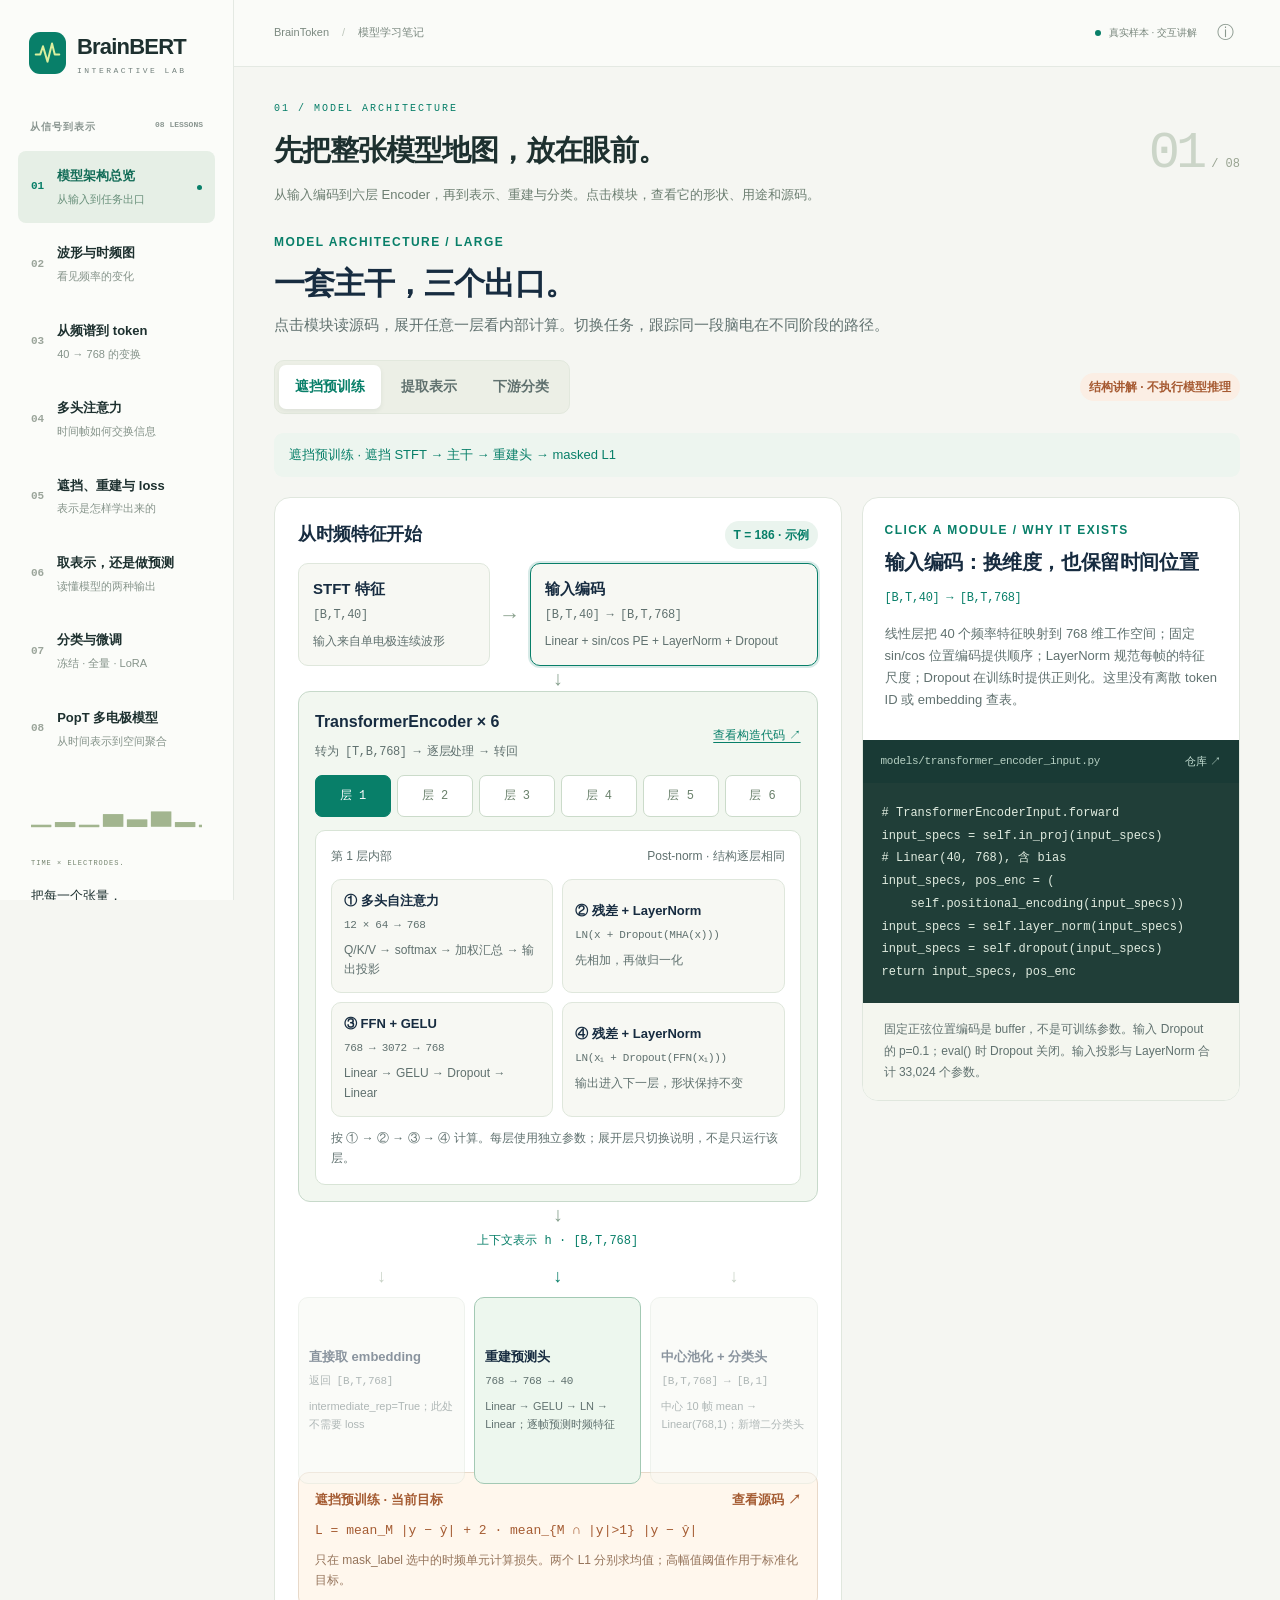
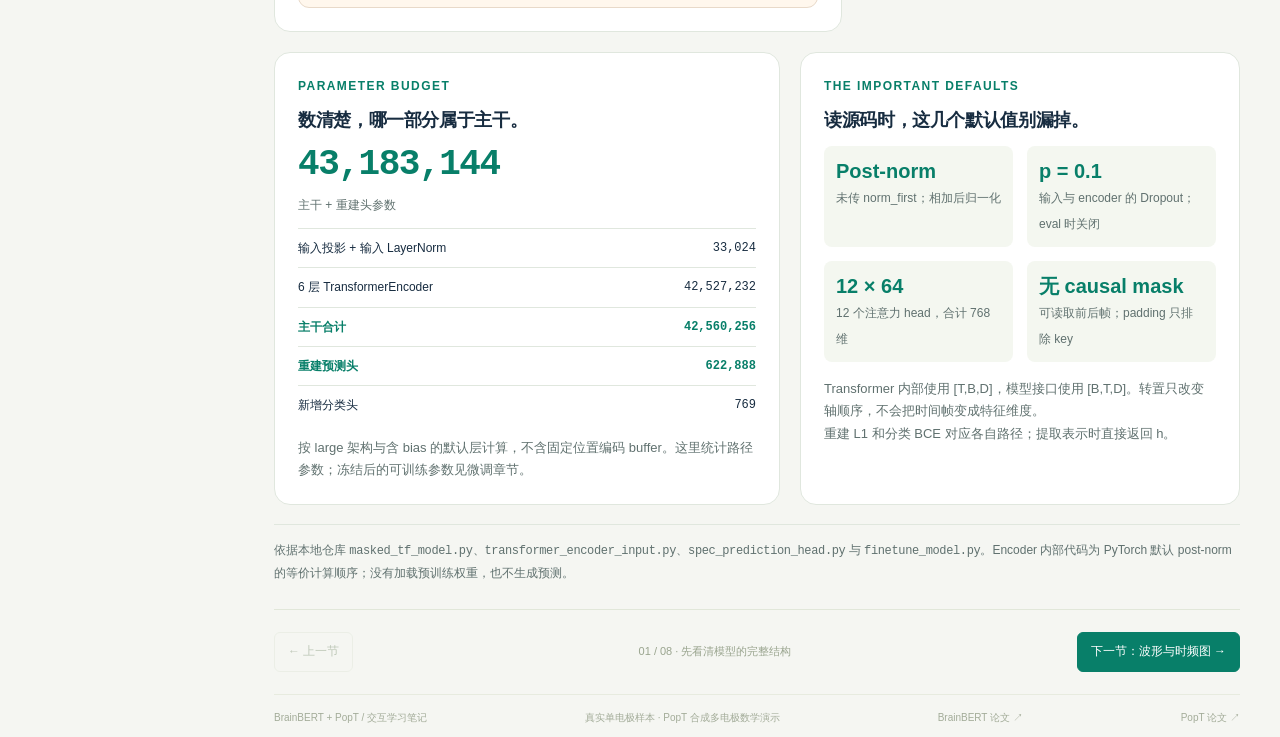
<file: index.html>
<!doctype html>
<html lang="zh-CN">
<head>
  <meta charset="utf-8">
  <meta name="viewport" content="width=device-width,initial-scale=1">
  <title>BrainBERT 交互实验室</title>
  <meta http-equiv="refresh" content="0;url=./docs/">
  <script>location.replace('./docs/' + location.search + location.hash);</script>
  <style>body{font-family:system-ui,sans-serif;max-width:40rem;margin:15vh auto;padding:2rem;background:#f7f8fc;color:#172336}a{color:#325ee8}</style>
</head>
<body>
  <h1>BrainBERT 交互实验室</h1>
  <p>正在打开交互页面。<a href="./docs/">点击进入实验室</a></p>
</body>
</html>
</file>
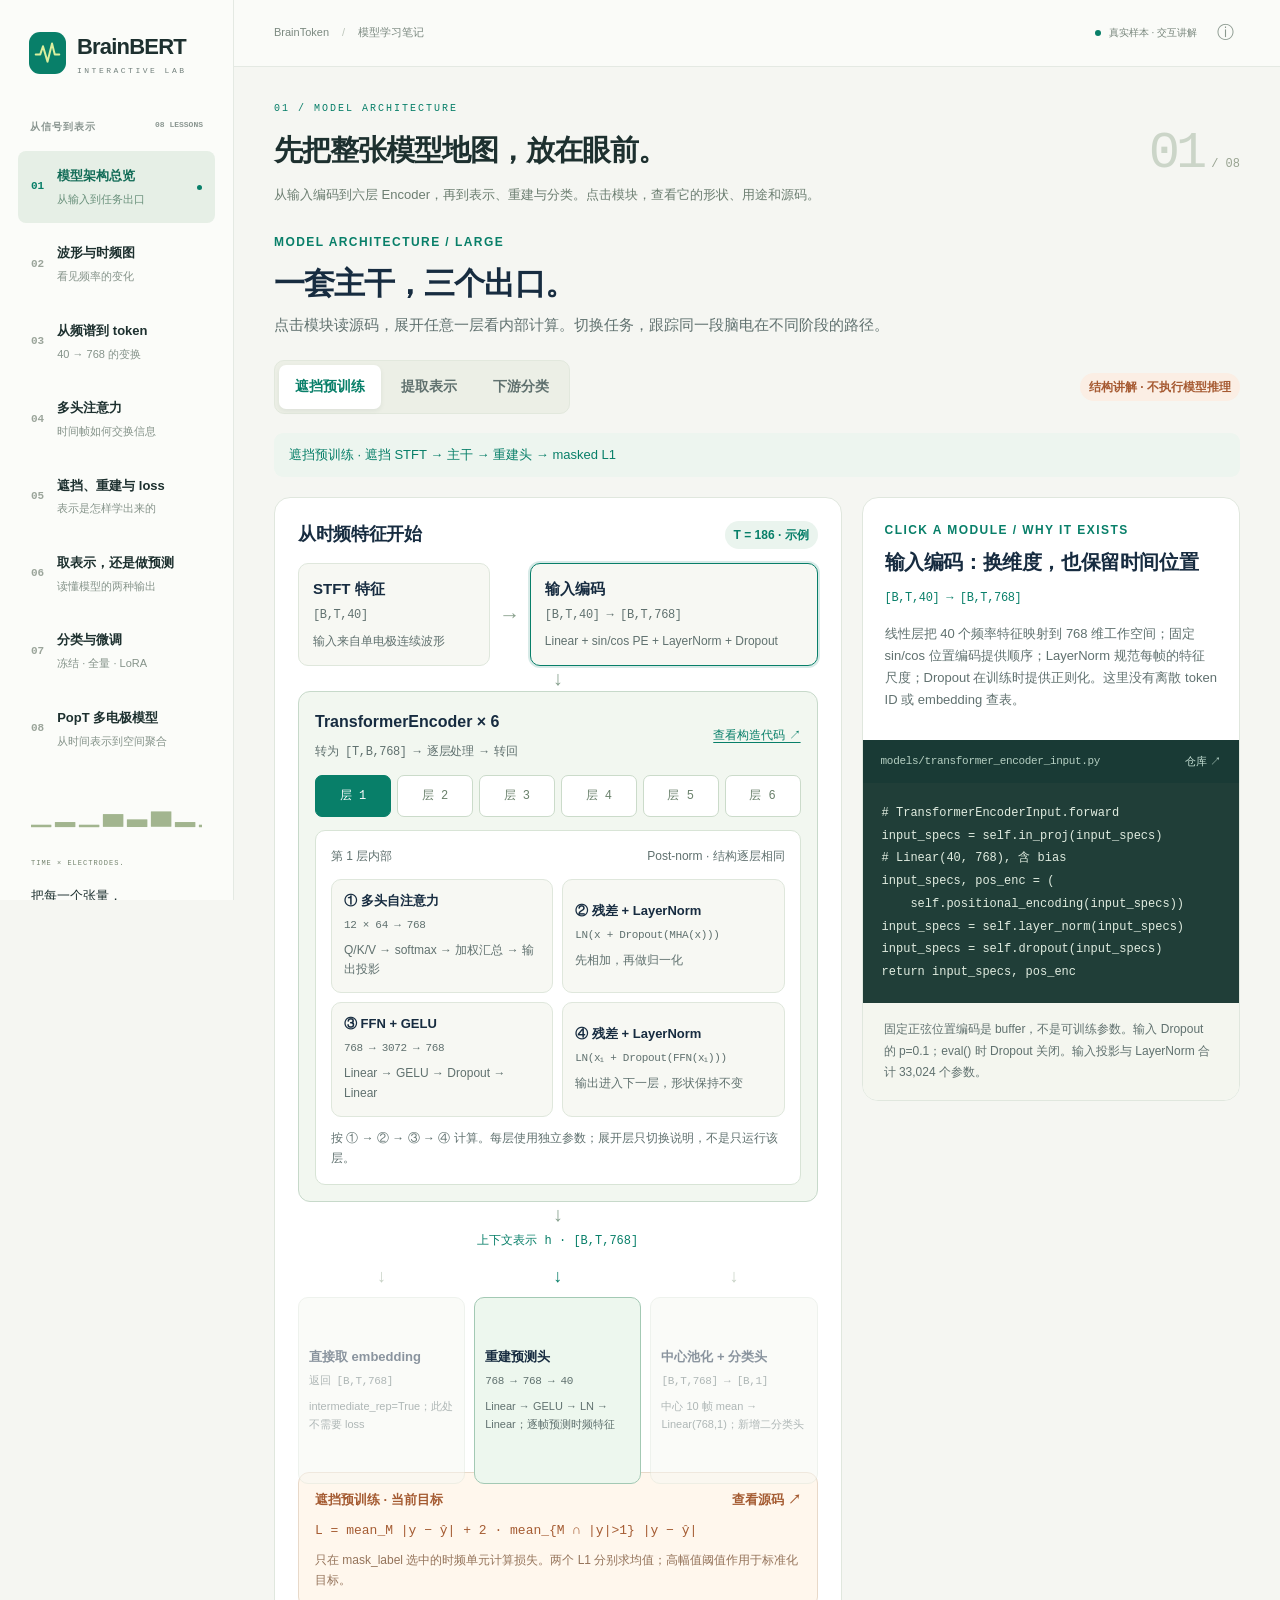
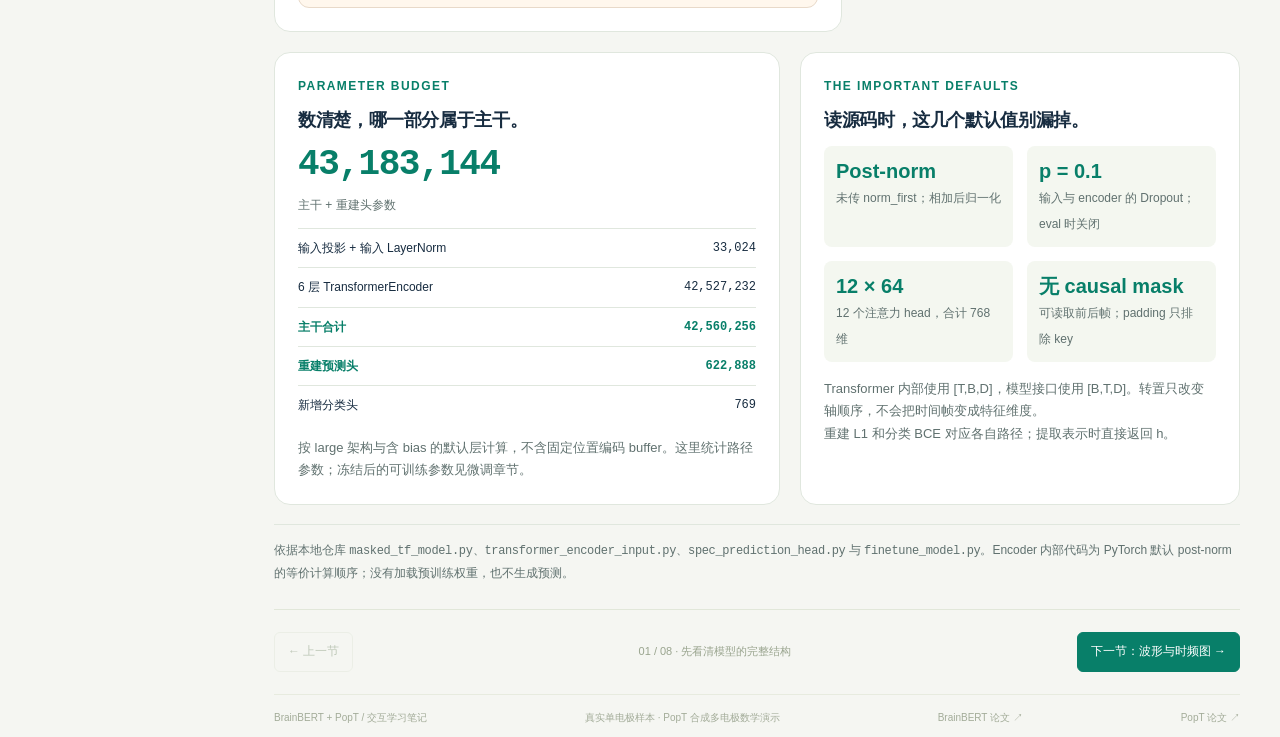
<file: docs/index.html>
<!doctype html>
<html lang="zh-CN">
<head>
  <meta charset="UTF-8"><meta name="viewport" content="width=device-width, initial-scale=1.0">
  <meta name="description" content="交互理解 BrainBERT 与 Population Transformer (PopT)：从单电极 STFT 和时间表示，到多电极坐标编码、空间注意力、自监督与分类。">
  <meta name="theme-color" content="#f5f6f2"><title>BrainBERT + PopT · 脑电表示实验室</title>
  <link rel="stylesheet" href="./styles.css?v=popt-20261016">
  <link rel="stylesheet" href="./popt.css?v=popt-20261016">
</head>
<body>
<a class="skip" href="#main">跳到内容</a>
<aside class="sidebar">
  <a class="brand" href="#architecture" aria-label="BrainBERT 实验室首页"><span class="brand-mark"><svg viewBox="0 0 32 32" fill="none" aria-hidden="true"><path d="M3 17h5l3-9 5 17 5-20 3 12h5" stroke="currentColor" stroke-width="2.2" stroke-linejoin="round" stroke-linecap="round"/></svg></span><span>BrainBERT<small>INTERACTIVE LAB</small></span></a>
  <div class="nav-label">从信号到表示 <span>08 LESSONS</span></div>
  <nav id="navigation" aria-label="学习章节">
    <button class="nav-item active" data-page="0"><span class="nav-num">01</span><span>模型架构总览<small>从输入到任务出口</small></span><span class="nav-dot"></span></button>
    <button class="nav-item" data-page="1"><span class="nav-num">02</span><span>波形与时频图<small>看见频率的变化</small></span><span class="nav-dot"></span></button>
    <button class="nav-item" data-page="2"><span class="nav-num">03</span><span>从频谱到 token<small>40 → 768 的变换</small></span><span class="nav-dot"></span></button>
    <button class="nav-item" data-page="3"><span class="nav-num">04</span><span>多头注意力<small>时间帧如何交换信息</small></span><span class="nav-dot"></span></button>
    <button class="nav-item" data-page="4"><span class="nav-num">05</span><span>遮挡、重建与 loss<small>表示是怎样学出来的</small></span><span class="nav-dot"></span></button>
    <button class="nav-item" data-page="5"><span class="nav-num">06</span><span>取表示，还是做预测<small>读懂模型的两种输出</small></span><span class="nav-dot"></span></button>
    <button class="nav-item" data-page="6"><span class="nav-num">07</span><span>分类与微调<small>冻结 · 全量 · LoRA</small></span><span class="nav-dot"></span></button>
    <button class="nav-item" data-page="7"><span class="nav-num">08</span><span>PopT 多电极模型<small>从时间表示到空间聚合</small></span><span class="nav-dot"></span></button>
  </nav>
  <div class="sidebar-bottom"><div class="mini-wave" aria-hidden="true">▁▂▁▅▃▆▂▁▃▇▄▂▃▅▂▁▃▅▁</div><span class="eyebrow">TIME × ELECTRODES.</span><p>把每一个张量，<br>放回它所在的计算步骤。</p><a href="https://github.com/czlwang/brainbert" target="_blank" rel="noopener noreferrer">BrainBERT 源码 ↗</a><br><a href="https://github.com/czlwang/PopulationTransformer" target="_blank" rel="noopener noreferrer">PopT 源码 ↗</a><small>BrainBERT · cd2aaa8 / PopT · d237755</small></div>
</aside>
<div class="workspace">
 <header class="topbar"><span class="breadcrumb">BrainToken <span>/</span> 模型学习笔记</span><div class="top-actions"><span class="status-dot"></span><span>真实样本 · 交互讲解</span><button class="icon-button" id="info-button" aria-label="查看数据与演示说明">ⓘ</button></div></header>
 <main id="main">
  <div class="page-heading"><div><div class="eyebrow" id="chapter-kicker">01 / MODEL ARCHITECTURE</div><h1 id="chapter-title">先把整张模型地图，放在眼前。</h1><p id="chapter-desc">从输入编码到六层 Encoder，再到表示、重建与分类。点击模块，查看它的形状、用途和源码。</p></div><span class="chapter-count" id="chapter-count">01<span>/ 08</span></span></div>
  <div class="sample-bar" id="sample-bar"><label class="source-field">信号来源<select id="signal-source"><option value="real">仓库真实样本 · 单电极 / 5 s</option><option value="synthetic">可调双频信号 · 教学合成</option></select></label><div class="sample-divider"></div><div class="frame-control"><button id="play" class="play-button" aria-label="播放时间帧">▶</button><label for="frame-slider">时间帧 <strong id="frame-number">094</strong><span id="frame-time">2.515 s</span></label><input id="frame-slider" type="range" min="0" max="185" value="93" aria-label="选中时间帧"></div><span class="shape-pill">[1, 186, 40]</span></div>
  <div id="synthetic-controls" class="synthetic-controls" hidden><label>低频 <input id="freq-a" type="range" min="5" max="50" value="12"><output id="freq-a-value">12 Hz</output></label><label>高频 <input id="freq-b" type="range" min="55" max="180" value="80"><output id="freq-b-value">80 Hz</output></label><label>高频振幅 <input id="amp-b" type="range" min="0" max="2" step="0.05" value="0.6"><output id="amp-b-value">0.60</output></label><span>信号为两种随时间变化的正弦 + 固定弱噪声；STFT 在浏览器实时计算。</span></div>
  <section class="lesson" data-lesson="0" id="architecture-container"></section>
  <section class="lesson" data-lesson="1" hidden>
   <div class="grid-main"><div class="card signal-card"><div class="card-head"><div><span class="eyebrow">TIME DOMAIN</span><h2>原始电压波形</h2></div><span class="tag">10,240 采样点</span></div><div class="canvas-wrap"><canvas id="waveform" data-height="174" role="img" aria-label="原始脑电波形，点击选择时间帧"></canvas></div><div class="plot-caption"><span><i class="legend-line"></i>连续电压 <span id="wave-unit">（单位依据原 demo 标注：µV）</span></span><span class="highlight-label">绿色窗口 = 当前 STFT 分析片段</span></div><div class="card-rule"></div><div class="card-head"><div><span class="eyebrow">TIME × FREQUENCY</span><h2>STFT 时频特征</h2></div><label class="stft-view-label">显示 <select id="stft-view" aria-label="选择时频图显示数值"><option value="zscore">标准化特征</option><option value="magnitude">STFT 幅值</option></select></label><div class="heat-legend"><span>低</span><i></i><span>高</span><small id="heat-scale">z-score</small></div></div><canvas id="spectrogram" data-height="244" role="img" aria-label="186帧40频点时频图，点击选择时间帧和频点"></canvas><div class="plot-caption"><span>点击任意位置，检查一帧、一频点。</span><span id="selected-cell">f = 61.44 Hz</span></div></div>
   <div class="side-stack"><div class="card frame-card"><div class="card-head"><div><span class="eyebrow">ONE COLUMN = ONE FRAME</span><h2>这一帧的 40 个特征</h2></div><span class="tag accent" id="spectrum-frame">t₉₄</span></div><canvas id="spectrum" data-height="216" role="img" aria-label="选中时间帧的40维频率特征"></canvas><div class="readout"><span id="band-readout">61.44 Hz</span><strong id="feature-readout">0.000</strong><small id="feature-unit">标准化幅值</small></div><p class="small muted" id="spectrum-note">横轴是频率。每一根柱子，都是这个时间帧的一项输入特征。</p></div><div class="card settings-card"><span class="eyebrow">THE ACTUAL SETTINGS</span><dl class="metric-list"><div><dt>采样率</dt><dd>2,048 <small>Hz</small></dd></div><div><dt>窗口长度</dt><dd>400 <small>点 / 195.3 ms</small></dd></div><div><dt>滑动步长</dt><dd>50 <small>点 / 24.4 ms</small></dd></div><div><dt>保留频点</dt><dd>40 <small>个 / 0–199.68 Hz</small></dd></div></dl></div></div></div>
   <div class="insight"><span class="insight-icon">↗</span><div><strong>采样点 ≠ 时间帧 ≠ token 维度。</strong><p>10,240 个采样点，先经 STFT 得到 206 帧；按频点做 z-score 后，两端各裁掉 10 帧，剩下 186 帧。每帧保留 40 个频率特征。</p></div><a href="https://github.com/czlwang/brainbert/blob/master/preprocessors/stft.py" target="_blank" rel="noopener noreferrer">stft.py ↗</a></div>
  </section>
  <section class="lesson" data-lesson="2" hidden>
   <div class="card"><div class="card-head"><div><span class="eyebrow">A TOKEN IS A TIME FRAME</span><h2>在时频图上，取出一列。</h2></div><span class="tag">连续特征，无离散 token ID</span></div><canvas id="token-heatmap" data-height="190" role="img" aria-label="点击时频图的一列选择时间token"></canvas><div class="token-strip" id="token-strip" aria-label="时间token选择"></div></div>
   <div class="projection-grid"><div class="card"><span class="eyebrow">01 / FREQUENCY FEATURES</span><h2>输入向量 <span class="mono">xₜ ∈ ℝ⁴⁰</span></h2><canvas id="input-vector" data-height="186" role="img" aria-label="40维输入向量"></canvas><p class="small muted">每个频点占一个维度。此处的 40 是特征数。</p></div><div class="projection-arrow" aria-hidden="true">→<small>W · x + b</small></div><div class="card projected-card"><div class="card-head"><div><span class="eyebrow">02 / INPUT EMBEDDING</span><h2>输入表示 <span class="mono">eₜ ∈ ℝ⁷⁶⁸</span></h2></div><span class="tag orange">固定随机参数演示</span></div><div class="segmented compact" id="projection-stages"><button data-stage="linear">线性投影</button><button data-stage="position">+ 位置编码</button><button data-stage="norm" class="selected">LayerNorm 后</button></div><canvas id="embedding-grid" data-height="186" role="img" aria-label="768维输入embedding色块图"></canvas><p class="small muted" id="projection-description">LayerNorm：调整当前 token 的 768 个维度；模型推理时 dropout 关闭。</p></div></div>
   <div class="grid-two"><div class="card equation-card"><span class="eyebrow">NOT A LOOKUP TABLE</span><div class="formula">eₜ = W xₜ + b</div><p><b>W: [768, 40]</b>，同一个投影用于所有时间帧。文本 token 通常用 ID 查表；这里对连续数值做线性变换。</p></div><div class="card equation-card"><span class="eyebrow">KEEP THE TIME ORDER</span><div class="formula smaller">PE(t, 2i) = sin(t / 10000<sup>2i/768</sup>)</div><p>另一半维度用 cos。此仓库使用固定正弦位置编码；输入投影参数通过训练学习。</p></div></div>
   <div class="insight"><span class="insight-icon">→</span><div><strong>40 → 768，序列长度始终是 186。</strong><p>768 是每个时间帧的表示维度。这里绘制的投影使用固定随机参数，便于解释计算；它不是预训练模型的 embedding。</p></div><a href="https://github.com/czlwang/brainbert/blob/master/models/transformer_encoder_input.py" target="_blank" rel="noopener noreferrer">查看代码 ↗</a></div>
  </section>
  <section class="lesson" data-lesson="3" hidden>
   <div class="attention-toolbar card"><div><span class="eyebrow">12 HEADS · 64 DIM / HEAD</span><h2>同一个时间帧，12 种读取方式。</h2></div><div class="attention-options"><label>教学温度 <input id="temperature" type="range" min="0.3" max="2" step="0.1" value="1"><output id="temperature-value">1.0</output></label><label class="check-label"><input type="checkbox" id="padding-toggle"> 末 20 帧设为 padding</label></div><div class="head-selector" id="head-selector"></div></div>
   <div class="grid-main"><div class="card"><div class="card-head"><div><span class="eyebrow">QUERY × KEY</span><h2>谁在读取谁？</h2></div><span class="tag orange">随机投影的真实数学计算</span></div><canvas id="attention-map" data-height="360" role="img" aria-label="186乘186注意力矩阵，横轴key，纵轴query，点击选择一对时间帧"></canvas><div class="plot-caption"><span>横轴 key · 纵轴 query；颜色表示当前 head 内的相对强度</span><span>每一行权重和 = 1</span></div></div><div class="side-stack"><div class="card"><span class="eyebrow">SELECTED QUERY</span><h2 id="attention-query-title">时间帧 094 在关注哪里</h2><canvas id="attention-row" data-height="144" role="img" aria-label="当前query对全部key的注意力分布"></canvas><div id="attention-top" class="attention-top"></div></div><div class="card equation-card"><span class="eyebrow">SCALED DOT-PRODUCT</span><div class="formula smaller">A = softmax(QKᵀ / √64)</div><p>Q、K 决定读取权重；V 携带被汇总的内容。每个 head 的 Q/K/V 都是 <b>[186, 64]</b>。</p><p class="small muted">本页没有因果遮挡，允许关注前后时间帧。温度是额外教学控件，默认 1。</p></div></div></div>
   <div class="qkv-grid" id="qkv-cards"></div><div class="insight"><span class="insight-icon">↔</span><div><strong>注意力矩阵的两条轴，都是时间。</strong><p>40 个频率特征在 token 内部。12 个 head 拼接后恢复 768 维，再做输出投影。此页使用固定随机参数，不能据此判断模型学到了哪种脑电模式。</p></div></div>
  </section>
  <section class="lesson" data-lesson="4" hidden>
   <div class="card mask-controls"><div><span class="eyebrow">MASKED RECONSTRUCTION</span><div class="segmented" id="mask-modes"><button data-mask="time">时间遮挡</button><button data-mask="freq">频率遮挡</button><button data-mask="both" class="selected">两者叠加</button></div></div><label>候选起点概率 <input id="mask-prob" type="range" min="0.02" max="0.3" step="0.01" value="0.10"><output id="mask-prob-value">0.10</output></label><label>模拟误差幅度 <input id="error-scale" type="range" min="0" max="2" step="0.05" value="0.5"><output id="error-scale-value">0.50</output></label><button class="btn" id="remask">↻ 换一组遮挡</button></div>
   <div class="grid-two mask-maps"><div class="card"><div class="card-head"><h2><span class="step-label">A</span>原始目标</h2><span class="tag">target [186, 40]</span></div><canvas id="mask-target" data-height="180" role="img" aria-label="原始目标时频图"></canvas></div><div class="card"><div class="card-head"><h2><span class="step-label">B</span>遮挡后的输入</h2><span class="tag" id="mask-count-label">mask_label</span></div><canvas id="mask-input" data-height="180" role="img" aria-label="遮挡后的时频图，标记监督位置"></canvas></div><div class="card"><div class="card-head"><h2><span class="step-label">C</span>模拟重建</h2><span class="tag orange">目标 + 可控误差</span></div><canvas id="mask-prediction" data-height="180" role="img" aria-label="为说明损失而生成的模拟重建图"></canvas></div><div class="card"><div class="card-head"><h2><span class="step-label">D</span>参与 loss 的误差</h2><span class="tag">仅监督位置</span></div><canvas id="mask-error" data-height="180" role="img" aria-label="只显示被选中监督位置的绝对误差"></canvas></div></div>
   <div class="loss-equation card"><div><span class="eyebrow">THE ACTUAL TRAINING OBJECTIVE</span><div class="formula smaller">L = L1<sub>M</sub> + α · L1<sub>M ∩ |y|&gt;1</sub></div><label class="alpha-control">α <input id="loss-alpha" type="range" min="0" max="4" step="0.25" value="2"><output id="loss-alpha-value">2.00</output></label></div><div class="loss-numbers"><div><small>遮挡位置 L1</small><strong id="loss-base">—</strong></div><span>+</span><div><small>α × 高幅值位置 L1</small><strong id="loss-high">—</strong></div><span>=</span><div class="loss-total"><small>总 loss</small><strong id="loss-total">—</strong></div></div></div>
   <div class="mask-inspector" id="mask-inspector"></div><div class="grid-two"><div class="note-card"><b>选中监督 ≠ 一定填零</b><p>fixed 策略的每个选中跨度：80% 置零、10% 用其他片段替换、10% 保持原值；它们都会参与 loss。时间宽度 1–5 帧，频率宽度 1–2 个频点。</p></div><div class="note-card"><b>重建 mask ≠ padding mask</b><p><code>mask_label [B,T,40]</code> 选择监督位置（输入图浅色网格）；<code>src_key_padding_mask [B,T]</code> 排除补齐的 key。候选起点概率也不等于最终遮挡比例。</p></div></div><div class="insight"><span class="insight-icon">∂</span><div><strong>高幅值，是标准化后 |y| &gt; 1。</strong><p>两个 L1 分别求均值，再加权求和。此页预测由目标叠加误差生成，只演示损失计算，没有调用 BrainBERT 推理。</p></div><a href="https://github.com/czlwang/brainbert/blob/master/criterions/pretrain_masked_criterion.py" target="_blank" rel="noopener noreferrer">loss 源码 ↗</a></div>
  </section>
  <section class="lesson" data-lesson="5" hidden>
   <div class="card"><div class="card-head"><div><span class="eyebrow">SAME BACKBONE, DIFFERENT EXIT</span><h2>你需要在哪一层取结果？</h2></div><span class="tag">先加载 .pth，再做前向计算</span></div><div class="segmented output-tabs" id="output-modes"><button data-output="embedding" class="selected">提取 embedding</button><button data-output="reconstruction">预训练重建</button><button data-output="classification">下游分类</button></div><div id="output-pipeline" class="output-pipeline"></div><div class="output-result" id="output-result"></div></div>
   <div class="grid-two output-detail"><div class="card"><span class="eyebrow">FOLLOW THE SHAPES</span><h2 id="output-detail-title">每帧一个 768 维表示</h2><canvas id="output-visual" data-height="244" role="img" aria-label="输出张量结构示意"></canvas><p class="small muted" id="output-visual-note">色块仅示意张量结构，不是预训练 Transformer 输出。</p></div><div class="code-card"><div class="code-head"><span id="code-source">masked_tf_model.py</span><span class="code-dot"></span></div><pre id="output-code"></pre><div class="code-explanation" id="output-explanation"></div></div></div><div class="insight"><span class="insight-icon">.pth</span><div><strong>权重文件保存参数，embedding 是输入经过参数计算后的结果。</strong><p>输入投影和 Transformer 都属于预训练主干。分类时跳过重建头，新增分类头，并用带标签的数据训练。</p></div></div>
  </section>
  <section class="lesson" data-lesson="6" id="finetune-container" hidden></section>
  <section class="lesson" data-lesson="7" id="popt-container" hidden></section>
  <div class="lesson-footer"><button class="btn ghost" id="previous">← 上一节</button><span id="lesson-progress">01 / 08 · 先看清模型的完整结构</span><button class="btn primary" id="next">下一节：波形与时频图 →</button></div>
  <footer class="site-footer"><span>BrainBERT + PopT / 交互学习笔记</span><span>真实单电极样本 · PopT 合成多电极数学演示</span><a href="https://arxiv.org/abs/2302.14367" target="_blank" rel="noopener noreferrer">BrainBERT 论文 ↗</a><a href="https://arxiv.org/abs/2406.03044" target="_blank" rel="noopener noreferrer">PopT 论文 ↗</a></footer>
 </main>
</div>
<dialog id="info-dialog"><div class="dialog-top"><span class="eyebrow">DATA & COMPUTATION</span><button class="icon-button" id="close-info" aria-label="关闭说明">×</button></div><h2>哪些是真实的，哪些是演示？</h2><p><b>真实样本：</b>仓库 notebooks/example_wav_1.npy，单电极 10,240 点。采样率 2,048 Hz，依据原 demo；µV 也依据 demo 纵轴标注，文件本身不含单位元数据。</p><p><b>真实预处理：</b>按训练代码计算 STFT 幅值、逐频点 z-score、两侧各裁 10 帧。demo 的裁剪与标准化顺序不同，本页采用训练实现。</p><p><b>数学演示：</b>输入投影和 Q/K/V 使用固定随机权重。softmax、加权求和、L1、BCE 都按公式计算。</p><p><b>尚未加载预训练权重：</b>重建与分类结果是教学数值；不代表模型性能。LoRA 是扩展教学方案，原仓库未实现。</p><p><b>PopT：</b>Population Transformer 是独立的多电极聚合模型，不是 PEFT/LoRA 的别称。第 08 节按官方源码展示架构；多电极活动与注意力使用合成数据和固定随机参数，不代表预训练权重或真实脑连接。</p><a class="btn primary" href="https://github.com/czlwang/brainbert" target="_blank" rel="noopener noreferrer">阅读代码 ↗</a></dialog>
<div id="loading" class="loading-overlay"><span class="loader"></span><span>正在展开一段脑电信号…</span></div>
<script type="module" src="./app.js?v=popt-20261016"></script>
</body></html>
</file>
<file: docs/styles.css>
:root{--bg:#f5f6f2;--paper:#fff;--ink:#1d302f;--muted:#72807c;--line:#e4e9e3;--green:#087f69;--lime:#dbef9e;--orange:#c86b42;--mono:ui-monospace,SFMono-Regular,Consolas,'Liberation Mono',monospace;--sans:Inter,-apple-system,BlinkMacSystemFont,'Segoe UI','PingFang SC','Microsoft YaHei',sans-serif}
*{box-sizing:border-box}body{margin:0;background:var(--bg);color:var(--ink);font-family:var(--sans);font-size:14px;line-height:1.6}button,input,select{font:inherit}button,a,input,select{touch-action:manipulation}button{cursor:pointer}a{color:var(--green);text-decoration:none}a:hover{text-decoration:underline}button:focus-visible,a:focus-visible,input:focus-visible,select:focus-visible{outline:3px solid #d08c54;outline-offset:4px}button:disabled{cursor:default;opacity:.4}button{color:inherit}input[type=range]{accent-color:var(--green);cursor:pointer;height:18px}input[type=checkbox]{accent-color:var(--green)}[hidden]{display:none!important}.skip{position:fixed;top:-100px;left:20px;z-index:100;background:var(--green);color:#fff;padding:12px}.skip:focus{top:10px}.sidebar{position:fixed;inset:0 auto 0 0;width:234px;padding:29px 18px;background:#fbfcf9;border-right:1px solid var(--line);z-index:30;display:flex;flex-direction:column}.brand{display:flex;align-items:center;gap:11px;padding:0 11px;color:var(--ink);font-size:22px;font-weight:700;letter-spacing:-.8px}.brand:hover{text-decoration:none}.brand small{display:block;font-family:var(--mono);font-size:8px;letter-spacing:2.5px;font-weight:500;margin-top:1px;color:var(--muted)}.brand-mark{display:grid;place-items:center;background:var(--green);color:var(--lime);width:37px;height:42px;border-radius:11px}.brand-mark svg{width:29px}.nav-label{padding:41px 12px 16px;font-size:10px;font-weight:600;color:#8a9691;letter-spacing:1px;display:flex;justify-content:space-between}.nav-label span{font-family:var(--mono);font-size:8px;letter-spacing:0}.nav-item{width:100%;border:0;background:transparent;text-align:left;display:flex;align-items:center;gap:13px;padding:15px 13px;border-radius:8px;margin-bottom:5px;font-weight:600;font-size:13px;transition:background .18s}.nav-item:hover{background:#eff2ec}.nav-item.active{background:#e6efe6;color:#126c57}.nav-item small{display:block;font-size:10px;color:#85938a;font-weight:400;margin-top:4px}.nav-item.active small{color:#69907b}.nav-num{font-family:var(--mono);font-size:11px;color:#9ba59b}.nav-item.active .nav-num{color:var(--green)}.nav-dot{margin-left:auto;width:5px;height:5px;border-radius:50%;background:transparent}.active .nav-dot{background:var(--green)}.sidebar-bottom{margin-top:auto;padding:28px 13px 0}.mini-wave{letter-spacing:2px;color:#a2b58f;font-size:22px;margin-bottom:16px;overflow:hidden;white-space:nowrap}.sidebar-bottom .eyebrow{font-size:7px;letter-spacing:1px}.sidebar-bottom p{font-size:13px;line-height:1.8;font-weight:500;margin:12px 0 19px}.sidebar-bottom a{font-size:11px}.sidebar-bottom small{display:block;color:#9aa39b;font-size:9px;margin-top:10px}.workspace{margin-left:234px}.topbar{height:67px;border-bottom:1px solid var(--line);display:flex;justify-content:space-between;align-items:center;padding:0 40px;background:rgba(251,252,249,.9)}.breadcrumb{font-size:11px;color:#7b8980}.breadcrumb span{margin:0 10px;color:#bec7bc}.top-actions{display:flex;align-items:center;gap:8px;font-size:10px;color:#78867c}.status-dot{width:6px;height:6px;background:var(--green);border-radius:50%}.icon-button{border:0;background:transparent;font-size:20px;padding:0 6px;color:#8b998f}.top-actions .icon-button{font-size:17px;margin-left:6px}main{max-width:1440px;margin:0 auto;padding:34px 40px 12px}.page-heading{display:flex;justify-content:space-between;gap:25px;align-items:center;margin-bottom:25px}.eyebrow{font-family:var(--mono);color:#8a998f;font-size:9px;font-weight:500;letter-spacing:1.6px}.page-heading .eyebrow{color:var(--green);font-size:10px;letter-spacing:2px}.page-heading h1{font-size:29px;letter-spacing:-1px;font-weight:650;margin:10px 0}.page-heading p{color:#7c8980;font-size:12px;margin:0;max-width:780px;line-height:1.8}.chapter-count{font-size:52px;letter-spacing:-4px;font-family:var(--mono);font-weight:300;color:#cbd5c8;white-space:nowrap}.chapter-count span{font-size:12px;letter-spacing:0;color:#98a391;margin-left:8px}.sample-bar{background:#eef1e9;border:1px solid #e3e8dc;display:flex;align-items:center;gap:19px;padding:13px 17px;border-radius:9px;margin-bottom:23px;min-height:68px}.source-field{font-size:9px;color:#8b9788;min-width:218px}.source-field select{display:block;border:0;background:transparent;color:#344b3d;font-size:11px;font-weight:550;padding:3px 15px 0 0;max-width:245px}.sample-divider{height:31px;width:1px;background:#dbe2d4}.frame-control{display:flex;align-items:center;gap:13px;flex:1}.play-button{border:1px solid #d2dccc;border-radius:50%;width:28px;height:28px;background:#fbfcf8;color:#65815c;font-size:9px;flex-shrink:0}.frame-control label{white-space:nowrap;font-size:10px;color:#6e8267}.frame-control strong{font-family:var(--mono);font-size:13px;color:#2c583d;margin-left:7px}.frame-control label span{display:block;font-family:var(--mono);font-size:9px;text-align:right;margin-top:0;color:#8a9b80}.frame-control input{min-width:45px;width:100%;margin-left:3px}.shape-pill{font-family:var(--mono);font-size:10px;color:#718366;white-space:nowrap;padding:5px 9px;border:1px solid #d8e2ce;border-radius:5px;background:#f8faf4}.synthetic-controls{display:flex;flex-wrap:wrap;gap:14px 24px;padding:15px 19px;margin:-10px 0 22px;background:#fff8f1;border:1px solid #efe2d4;border-radius:8px}.synthetic-controls label{display:flex;align-items:center;font-size:11px;gap:10px}.synthetic-controls input{width:110px}.synthetic-controls output{font-family:var(--mono);width:49px}.synthetic-controls>span{width:100%;color:#a28b76;font-size:10px}.card{background:var(--paper);border:1px solid var(--line);border-radius:10px;padding:20px;min-width:0;box-shadow:0 2px 2px #23482b02}.card h2{font-size:14px;letter-spacing:-.2px;font-weight:600;margin:4px 0 14px;line-height:1.6}.card-head{display:flex;align-items:center;justify-content:space-between;gap:10px;margin-bottom:10px}.card-head h2{margin:3px 0 0}.tag{font-family:var(--mono);font-size:9px;padding:4px 7px;border:1px solid #e6ebe4;color:#8b988c;border-radius:4px;background:#fcfdfa;white-space:nowrap}.tag.accent{color:var(--green);border-color:#d4e8dc;background:#f0f8f2}.tag.orange{background:#fff7ee;color:#b9835c;border-color:#f1e3d2}.grid-main{display:grid;grid-template-columns:minmax(0,1fr) 290px;gap:19px}.side-stack{display:flex;flex-direction:column;gap:18px;min-width:0}.signal-card{padding:20px 22px 15px}.canvas-wrap{margin-top:10px}canvas{width:100%;display:block;cursor:crosshair;min-width:0}.card-rule{border-top:1px solid #eef0eb;margin:20px 0 18px}.plot-caption{display:flex;justify-content:space-between;gap:10px;font-size:9px;color:#9aa499;margin-top:4px}.highlight-label{color:#6f9f7e}.legend-line{display:inline-block;background:#668984;width:13px;height:2px;vertical-align:middle;margin-right:5px}.heat-legend{display:flex;align-items:center;gap:6px;font-size:8px;color:#9ea79b}.heat-legend i{width:60px;height:5px;border-radius:4px;background:linear-gradient(90deg,#173b45,#4c8e85,#d4e9a2,#e3a251)}.heat-legend small{font-family:var(--mono);margin-left:1px;font-size:8px}.readout{display:flex;align-items:baseline;gap:10px;border-top:1px solid var(--line);padding-top:13px;margin-top:12px}.readout>span{font-size:11px;color:#839280;font-family:var(--mono)}.readout strong{font-family:var(--mono);font-weight:500;margin-left:auto;font-size:24px;color:var(--green)}.readout small{color:#9aa693;font-size:9px}.small{font-size:11px;line-height:1.8}.muted{color:var(--muted)}.frame-card p{margin-bottom:0}.settings-card{padding:18px 21px}.metric-list{margin:11px 0 0}.metric-list>div{display:flex;justify-content:space-between;align-items:baseline;padding:9px 0;border-bottom:1px solid #f0f2ec;gap:10px}.metric-list>div:last-child{border:0;padding-bottom:0}.metric-list dt{font-size:10px;color:#8e9a8c}.metric-list dd{font-family:var(--mono);font-size:12px;margin:0}.metric-list dd small{font-size:8px;color:#94a08e}.insight{display:flex;align-items:center;gap:16px;background:#ebf0e4;border:1px solid #e1e7d9;border-radius:8px;padding:17px 20px;margin-top:20px}.insight-icon{font-size:21px;font-family:var(--mono);color:#839a63;min-width:26px}.insight strong{font-size:12px;font-weight:600;color:#4e6941}.insight p{font-size:10px;color:#89977c;margin:4px 0 0;line-height:1.85}.insight a{font-family:var(--mono);font-size:9px;white-space:nowrap;margin-left:auto}.grid-two{display:grid;grid-template-columns:1fr 1fr;gap:19px;margin-top:19px}.mono{font-family:var(--mono);font-size:11px;font-weight:400;color:#8a9b8d}.token-strip{height:43px;display:flex;align-items:center;gap:2px;margin:5px 34px 0 45px;overflow:hidden}.token-strip button{border:0;padding:0;height:17px;background:#e7eee2;min-width:2px;flex:1;border-radius:2px}.token-strip button:nth-child(3n){background:#c5d8c1}.token-strip button.selected{background:var(--green);height:30px;min-width:4px;box-shadow:0 0 0 2px #d7ecdc}.projection-grid{display:grid;grid-template-columns:minmax(0,1fr) 45px minmax(0,1.5fr);gap:10px;margin-top:19px;align-items:stretch}.projection-grid .card h2{margin-bottom:12px}.projection-arrow{display:flex;flex-direction:column;align-items:center;justify-content:center;font-size:24px;color:#99a994}.projection-arrow small{font-family:var(--mono);font-size:8px;white-space:nowrap}.segmented{display:inline-flex;background:#f0f3ed;border:1px solid #e9ede4;padding:3px;border-radius:7px;gap:3px}.segmented button{border:0;background:transparent;padding:8px 14px;color:#8b9985;font-size:11px;border-radius:5px;white-space:nowrap}.segmented button.selected{background:white;color:var(--green);box-shadow:0 1px 3px #2b51341a}.segmented.compact{margin:0 0 15px}.segmented.compact button{font-size:9px;padding:6px 11px}.equation-card p{font-size:11px;color:#8a9787;line-height:1.85;margin-bottom:0}.formula{font-family:var(--mono);font-size:26px;color:#527b5b;margin:17px 0 9px;letter-spacing:-.8px}.formula.smaller{font-size:18px;letter-spacing:-.4px}.formula sup{font-size:10px}.attention-toolbar{display:flex;flex-wrap:wrap;justify-content:space-between;gap:14px;margin-bottom:19px}.attention-toolbar h2{margin-bottom:0}.attention-options{display:flex;flex-wrap:wrap;gap:15px;align-items:center}.attention-options label{font-size:10px;color:#8b9885;display:flex;gap:8px;align-items:center}.attention-options input[type=range]{width:90px}.attention-options output{font-family:var(--mono);color:#4a7148}.head-selector{width:100%;display:grid;grid-template-columns:repeat(12,1fr);gap:7px;padding-top:4px}.head-selector button{background:#fafbf8;border:1px solid #e6ece1;color:#8a9a80;border-radius:5px;padding:7px 3px;font-family:var(--mono);font-size:10px}.head-selector button.selected{background:var(--green);border-color:var(--green);color:white}.attention-top{margin-top:10px}.attention-top button{display:flex;justify-content:space-between;align-items:center;padding:6px 0;border:0;border-bottom:1px solid #f0f3ec;width:100%;background:transparent;color:#8b9b84;font-family:var(--mono);font-size:10px}.attention-top button:hover{color:var(--green)}.attention-top b{color:#5f8557;font-weight:500}.qkv-grid{display:grid;grid-template-columns:repeat(4,1fr);gap:15px;margin-top:19px}.qkv-grid .card{padding:17px}.qkv-grid h3{font-size:13px;margin:9px 0}.qkv-grid .numeric-vector{font-family:var(--mono);font-size:10px;color:#5f8a62;word-break:break-all;line-height:2}.qkv-grid p{font-size:9px;color:#95a08e;margin-bottom:0}.mask-controls{display:flex;align-items:center;justify-content:space-between;gap:13px;flex-wrap:wrap}.mask-controls .eyebrow{display:block;margin-bottom:6px}.mask-controls>label{font-size:10px;color:#8b9884;display:flex;flex-direction:column;position:relative;padding-right:30px}.mask-controls>label input{width:118px}.mask-controls output{position:absolute;right:0;bottom:3px;font-size:10px;font-family:var(--mono)}.btn{border:1px solid #dce4d5;border-radius:6px;background:white;padding:9px 13px;font-size:10px;color:#6f8664;display:inline-flex;align-items:center;justify-content:center;gap:6px;text-decoration:none;white-space:nowrap}.btn:hover{background:#f0f5e9;text-decoration:none}.btn.primary{background:var(--green);color:white;border-color:var(--green)}.btn.primary:hover{background:#076b59}.btn.ghost{background:transparent}.step-label{font-size:9px;font-family:var(--mono);background:#edf3e6;color:#7e9871;border-radius:4px;padding:4px 7px;margin-right:6px}.mask-maps .card{padding-bottom:12px}.loss-equation{margin-top:19px;display:flex;justify-content:space-between;align-items:center;gap:20px}.loss-equation .formula{margin:9px 0}.alpha-control{display:flex;align-items:center;gap:8px;font-size:10px;font-family:var(--mono);color:#8b9a80}.alpha-control input{width:100px}.alpha-control output{min-width:30px}.loss-numbers{display:flex;align-items:center;gap:15px;text-align:center}.loss-numbers small{font-size:9px;color:#98a48c;display:block}.loss-numbers strong{font-size:25px;font-family:var(--mono);font-weight:500;color:#6e8960}.loss-numbers>span{color:#bbc8b1}.loss-total{padding:12px 16px;background:#eff5e7;border-radius:7px}.loss-total strong{color:var(--green)}.mask-inspector{display:flex;flex-wrap:wrap;gap:10px 22px;font-size:10px;color:#9ca68f;background:#f0f3eb;border-radius:5px;padding:11px 16px;margin-top:12px;font-family:var(--mono)}.mask-inspector b{color:#73915d;font-weight:500}.note-card{padding:18px 20px;border-left:2px solid #dce6cf;background:#f0f3eb;border-radius:0 6px 6px 0}.note-card b{font-size:11px;color:#7c916c}.note-card p{font-size:10px;color:#98a38b;line-height:1.9;margin:6px 0 0}.note-card code{font-size:9px}.output-tabs{margin:9px 0 26px}.output-pipeline{display:flex;align-items:stretch;gap:12px;padding:8px 0 27px;overflow:auto}.flow-block{flex:1;min-width:115px;padding:17px 12px;background:#f7f9f4;border:1px solid #e0e8d8;border-radius:7px;position:relative}.flow-block:not(:last-child):after{content:'→';position:absolute;right:-13px;top:50%;transform:translateY(-50%);color:#a5b398;font-size:13px;z-index:2}.flow-block strong{display:block;font-size:11px;color:#637d54;white-space:nowrap}.flow-block span{display:block;font-size:9px;color:#9aa88d;font-family:var(--mono);margin-top:9px}.flow-block.active{background:#eaf3e4;border-color:#9bbd85}.flow-block.active strong{color:var(--green)}.flow-block.active:before{content:'OUTPUT';position:absolute;right:7px;top:-9px;font-family:var(--mono);font-size:7px;letter-spacing:1px;background:var(--green);color:white;padding:1px 5px;border-radius:3px}.flow-block.bypass{opacity:.4}.output-result{background:#f0f5e9;border:1px dashed #dbe7cc;border-radius:6px;padding:13px 17px;display:flex;justify-content:space-between;gap:15px;align-items:center;font-size:11px;color:#829571}.output-result strong{font-family:var(--mono);color:var(--green);font-size:15px}.code-card{border-radius:9px;overflow:hidden;background:#203b37;color:#c5d7be}.code-head{padding:13px 20px;background:#1a322f;display:flex;justify-content:space-between;font-size:10px;color:#8da99a;font-family:var(--mono)}.code-dot{height:5px;width:5px;background:#a6c788;border-radius:50%;align-self:center}.code-card pre{font-family:var(--mono);font-size:11px;line-height:2.1;margin:0;padding:24px 20px;white-space:pre-wrap;overflow-wrap:anywhere;color:#d1e5c3;min-height:206px}.code-explanation{border-top:1px solid #355048;margin:0 20px;padding:16px 0;color:#96ad9b;font-size:10px;line-height:1.9}.lesson-footer{border-top:1px solid #e1e7d9;padding:22px 0;display:flex;align-items:center;justify-content:space-between;gap:15px;margin-top:25px}.lesson-footer>span{font-size:10px;color:#99a48e}.site-footer{border-top:1px solid #e7ebdf;padding:15px 0 0;display:flex;justify-content:space-between;gap:15px;font-size:8px;color:#a3ac99}.site-footer a{color:#a3ac99}.loading-overlay{position:fixed;inset:0;background:#f5f6f2f5;z-index:60;display:flex;align-items:center;justify-content:center;gap:15px;color:#6f8962;font-size:13px}.loader{display:block;width:22px;height:22px;border:2px solid #d6e4cc;border-top-color:var(--green);border-radius:50%;animation:spin 1s linear infinite}@keyframes spin{to{transform:rotate(360deg)}}dialog{width:min(580px,calc(100vw - 36px));padding:28px;border:1px solid var(--line);border-radius:14px;box-shadow:0 24px 120px #163a3140;color:var(--ink);font-size:12px;line-height:1.9}dialog::backdrop{background:#1b392860;backdrop-filter:blur(4px)}dialog h2{font-size:21px;margin:16px 0}dialog p{color:#7d8c77}.dialog-top{display:flex;justify-content:space-between;align-items:center}.dialog-top .icon-button{font-size:25px}.check-label{white-space:nowrap}.error-message{max-width:500px;padding:30px;line-height:2;color:#a35b3b}.error-message button{margin-top:16px}
@media(min-width:1500px){main{padding-top:40px}.card{padding:23px}.grid-main{grid-template-columns:minmax(0,1fr) 310px}.page-heading h1{font-size:34px}.sidebar{width:250px}.workspace{margin-left:250px}}
@media(max-width:1220px){.sidebar{width:205px;padding-left:10px;padding-right:10px}.workspace{margin-left:205px}.topbar{padding:0 25px}main{padding:28px 25px 10px}.grid-main{grid-template-columns:minmax(0,1fr) 255px;gap:15px}.card{padding:17px}.tag{font-size:8px}.sample-bar{gap:12px}.source-field{min-width:185px}.source-field select{font-size:10px}.shape-pill{font-size:8px}.page-heading h1{font-size:26px}.projection-grid{grid-template-columns:minmax(0,1fr) 30px minmax(0,1.2fr);gap:8px}.loss-numbers{gap:10px}.loss-numbers strong{font-size:20px}.qkv-grid{gap:10px}.qkv-grid .card{padding:13px}.insight a{display:none}.head-selector{gap:5px}}
@media(max-width:1020px){.grid-main{grid-template-columns:1fr}.side-stack{display:grid;grid-template-columns:1fr 1fr;gap:15px}.frame-card canvas{max-height:150px}.side-stack .card{height:100%}.sample-bar{flex-wrap:wrap;gap:12px}.source-field{min-width:0}.frame-control{min-width:250px}.sample-divider{display:none}.shape-pill{display:none}.projection-grid{grid-template-columns:1fr}.projection-arrow{height:25px;flex-direction:row;gap:10px;transform:none;font-size:20px}.projection-arrow small{font-size:10px}.qkv-grid{grid-template-columns:1fr 1fr}.loss-equation{align-items:flex-start;flex-direction:column}.loss-numbers{width:100%;justify-content:space-between}.loss-numbers strong{font-size:24px}.output-pipeline{flex-wrap:wrap;gap:12px}.flow-block{min-width:120px;flex-basis:25%}.flow-block:not(:last-child):after{display:none}.mask-controls .segmented button{padding:7px 10px}.attention-options{width:100%;justify-content:space-between}}
@media(max-width:760px){.sidebar{position:sticky;top:0;width:100%;height:auto;padding:11px 14px 0;display:block;border-right:0;border-bottom:1px solid var(--line);background:#fbfcf9f5;backdrop-filter:blur(8px)}.brand{font-size:18px;padding:0 3px;gap:8px}.brand-mark{width:30px;height:31px;border-radius:8px}.brand-mark svg{width:24px}.brand small{display:none}.nav-label,.sidebar-bottom{display:none}.sidebar nav{display:flex;gap:3px;overflow-x:auto;scrollbar-width:none;padding-top:9px;padding-bottom:8px}.nav-item{width:auto;min-width:fit-content;margin:0;padding:8px 10px;gap:6px;border-radius:5px;font-size:10px}.nav-item small,.nav-dot{display:none}.nav-num{font-size:8px}.workspace{margin-left:0}.topbar{height:44px;padding:0 20px}.top-actions{font-size:8px}.breadcrumb{font-size:9px}main{padding:24px 18px 12px}.page-heading{gap:10px;margin-bottom:20px}.page-heading h1{font-size:24px;letter-spacing:-.7px;margin:8px 0}.page-heading .eyebrow{font-size:8px;letter-spacing:1.4px}.page-heading p{font-size:10px}.chapter-count{font-size:37px;letter-spacing:-3px;align-self:flex-start;line-height:1.3;padding-top:22px}.chapter-count span{display:block;font-size:9px;margin-top:5px;text-align:right}.sample-bar{padding:12px 13px;margin-bottom:17px;gap:9px}.source-field{width:100%;display:flex;align-items:center;gap:12px}.source-field select{font-size:10px;padding:0;max-width:none}.frame-control{width:100%;min-width:0}.frame-control label{font-size:9px}.frame-control strong{font-size:11px}.frame-control label span{font-size:8px}.play-button{width:25px;height:25px}.card{padding:16px 14px;border-radius:8px}.card h2{font-size:13px}.card-head{gap:7px}.card-head .tag{max-width:160px;overflow:hidden;text-overflow:ellipsis}.side-stack{grid-template-columns:1fr 1fr;gap:12px}.side-stack .card{padding:15px 12px}.side-stack h2{font-size:11px}.readout{gap:5px;flex-wrap:wrap}.readout strong{font-size:19px}.readout small{width:100%;text-align:right;font-size:8px}.metric-list>div{padding:11px 0;align-items:flex-start;gap:5px}.metric-list dt{font-size:9px}.metric-list dd{font-size:11px;text-align:right}.metric-list dd small{display:block;font-size:8px}.settings-card>.eyebrow{font-size:7px}.plot-caption{font-size:8px;flex-wrap:wrap;gap:3px}.heat-legend i{width:40px}.grid-two{gap:12px;margin-top:12px}.projection-grid{margin-top:15px}.equation-card .formula{font-size:20px}.equation-card .formula.smaller{font-size:13px}.equation-card p{font-size:10px}.insight{padding:14px 13px;gap:10px;margin-top:16px;align-items:flex-start}.insight strong{font-size:11px}.insight p{font-size:9px;line-height:1.9}.insight-icon{font-size:17px;min-width:20px}.token-strip{margin-left:40px;margin-right:15px;gap:1px}.head-selector{grid-template-columns:repeat(6,1fr);gap:5px}.head-selector button{font-size:9px;padding:6px}.attention-options label{font-size:9px;gap:5px}.attention-options input[type=range]{width:70px}.qkv-grid{gap:10px;margin-top:12px}.mask-maps{grid-template-columns:1fr}.mask-controls{gap:15px}.mask-controls>div{width:100%}.mask-controls>label{padding-right:32px}.mask-controls>label input{width:85px}.mask-controls .btn{margin-left:auto;font-size:9px;padding:7px 10px}.loss-equation{gap:14px}.loss-numbers{gap:7px}.loss-numbers small{font-size:8px}.loss-numbers strong{font-size:19px}.loss-total{padding:10px}.note-card{padding:14px 12px}.note-card p{font-size:9px}.note-card code{font-size:8px}.output-tabs{display:flex}.output-tabs button{flex:1;font-size:10px;padding:7px 8px}.flow-block{min-width:110px;padding:14px 10px}.flow-block strong{font-size:10px}.flow-block span{font-size:8px}.output-result{font-size:10px;flex-wrap:wrap}.output-detail{grid-template-columns:1fr}.code-card pre{font-size:10px}.lesson-footer{margin-top:20px;padding:18px 0}.lesson-footer>span{display:none}.btn{font-size:10px}.site-footer{font-size:8px}.site-footer>span:nth-child(2){display:none}.synthetic-controls input{width:90px}.synthetic-controls label{font-size:10px}.synthetic-controls{gap:12px}}
@media(prefers-reduced-motion:reduce){*,*:before,*:after{animation:none!important;transition:none!important;scroll-behavior:auto!important}}
/* Keep explanatory text readable alongside the dense scientific plots. */
.page-heading p{font-size:13px;color:#6c7e71}.card h2{font-size:15px}.small{font-size:12px}.muted{color:#6c7f72}.plot-caption{font-size:10px;color:#748570}.eyebrow{color:#74846f}.insight strong{font-size:13px}.insight p{font-size:12px;color:#718264}.insight a{font-size:10px}.metric-list dt{font-size:11px;color:#75856e}.metric-list dd{font-size:14px}.metric-list dd small{font-size:10px;color:#7e8c73}.equation-card p{font-size:12px;color:#74836a}.tag{font-size:10px}.segmented button{font-size:12px}.note-card b{font-size:12px}.note-card p{font-size:12px;color:#78876b}.note-card code{font-size:10px}.mask-inspector{font-size:11px;color:#748367}.loss-numbers small{font-size:11px;color:#768666}.attention-options label{font-size:11px;color:#75856d}.qkv-grid h3{font-size:14px}.qkv-grid p{font-size:11px;color:#7c896f}.qkv-grid .numeric-vector{font-size:11px}.flow-block strong{font-size:12px}.flow-block span{font-size:10px}.output-result{font-size:12px}.code-card pre{font-size:12px}.code-explanation{font-size:12px}.lesson-footer>span{font-size:11px}.nav-item small{font-size:11px}.source-field{font-size:10px}.source-field select{font-size:12px}.frame-control label{font-size:11px}.frame-control label span{font-size:10px}.btn{font-size:12px}.site-footer{font-size:10px}.ft-lab .ft-intro{display:none}.ft-lab{font-size:13px}.ft-lab .ft-panel{border-radius:10px;padding:21px}.ft-lab .ft-eyebrow{font-family:var(--mono);font-size:10px;color:#74846f;letter-spacing:1.5px}.ft-lab h3{font-size:17px}.ft-lab .ft-node{min-height:140px}.ft-lab .ft-mode-description{font-size:12px}.ft-lab .ft-mode{border-radius:7px}.ft-lab .ft-mode strong{font-size:14px}.ft-lab .ft-small{font-size:12px}.ft-lab .ft-formula{font-size:12px}.ft-lab .ft-btn{font-size:12px;min-height:36px;border-radius:6px}.ft-lab .ft-note{font-size:12px}.ft-lab .ft-node-title{font-size:13px}.ft-lab .ft-node-shape{font-size:10px}.ft-lab .ft-node-state{font-size:10px}.ft-lab .ft-stat{font-size:35px}.ft-lab .ft-two{gap:19px}.ft-lab .ft-footer{font-size:11px}.ft-lab .ft-metric dd{font-size:24px}
@media(max-width:760px){.page-heading p{font-size:12px}.page-heading h1{font-size:23px}.card h2{font-size:14px}.card-head .tag{font-size:9px;max-width:135px}.side-stack h2{font-size:12px}.plot-caption{font-size:9px}.source-field select{font-size:11px}.source-field{font-size:10px}.frame-control label{font-size:10px}.frame-control label span{font-size:9px}.insight strong{font-size:12px}.insight p{font-size:11px}.grid-two{grid-template-columns:1fr}.mask-maps{grid-template-columns:1fr}.qkv-grid{grid-template-columns:1fr 1fr}.equation-card p{font-size:12px}.attention-options label{font-size:10px}.tag{font-size:9px}.note-card p{font-size:11px}.loss-numbers small{font-size:9px}.loss-numbers strong{font-size:20px}.output-result{font-size:11px}.code-card pre{font-size:11px}.code-explanation{font-size:11px}.btn{font-size:11px}.site-footer{font-size:9px}.ft-lab .ft-node{min-height:85px}.ft-lab .ft-panel{padding:16px}.ft-lab .ft-node-title{font-size:13px}.ft-lab .ft-node-state{font-size:10px}.ft-lab .ft-mode-description{font-size:12px}.ft-lab .ft-formula{font-size:11px}}

.stft-view-label{display:flex;align-items:center;gap:5px;margin-left:auto;font-size:10px;color:#7b8c74}.stft-view-label select{font-size:10px;border:1px solid #dfe7d7;background:#f8fbf4;border-radius:4px;padding:4px 7px;color:#5b7850;max-width:115px}@media(max-width:760px){.signal-card .card-head{flex-wrap:wrap}.stft-view-label{font-size:9px}.stft-view-label select{font-size:9px}.signal-card .heat-legend{margin-left:auto}}

/* Eight chapters remain reachable on shorter desktop windows. */
@media(min-width:761px){.sidebar{overflow-y:auto;overscroll-behavior:contain}.sidebar>.brand,.sidebar>.nav-label,.sidebar>nav,.sidebar>.sidebar-bottom{flex-shrink:0}}
</file>
<file: docs/popt.css>
.pt-lab{--pt-green:#087f69;--pt-ink:#172c40;--pt-muted:#60716f;--pt-line:#dfe8df;--pt-orange:#da7549;color:var(--pt-ink);max-width:1260px;margin:auto;font-size:15px;line-height:1.7}.pt-lab *{box-sizing:border-box}.pt-lab button,.pt-lab select,.pt-lab input{font:inherit}.pt-lab button,.pt-lab select,.pt-lab input[type=range]{cursor:pointer}.pt-lab button:focus-visible,.pt-lab a:focus-visible,.pt-lab select:focus-visible,.pt-lab input:focus-visible{outline:3px solid var(--pt-orange);outline-offset:3px}.pt-lab h2{font-size:clamp(25px,3vw,35px);line-height:1.25;letter-spacing:-.045em;margin:0 0 12px}.pt-lab h3{font-size:20px;line-height:1.4;letter-spacing:-.025em;margin:0 0 10px}.pt-lab h4{font-size:16px;margin:0 0 8px}.pt-lab p{margin:0 0 12px}.pt-lab a{color:var(--pt-green);text-underline-offset:3px}.pt-kicker{font-size:11px;font-weight:750;letter-spacing:.16em;color:var(--pt-green);margin-bottom:6px}.pt-muted{color:var(--pt-muted)}.pt-small{font-size:12px}.pt-mono{font-family:ui-monospace,SFMono-Regular,Consolas,monospace;letter-spacing:-.025em}.pt-intro{max-width:850px;margin-bottom:24px}.pt-badges{display:flex;flex-wrap:wrap;gap:8px;margin:15px 0}.pt-badge{display:inline-flex;align-items:center;padding:4px 10px;border-radius:20px;background:#e9f3ee;color:var(--pt-green);font-size:12px;font-weight:650}.pt-badge-warm{color:#a65833;background:#fff0df}.pt-section{margin:28px 0}.pt-section-head{display:flex;justify-content:space-between;align-items:end;gap:20px;margin-bottom:16px}.pt-step{font-size:12px;letter-spacing:.1em;color:var(--pt-green);font-weight:750}.pt-card{min-width:0;border:1px solid var(--pt-line);background:#fff;border-radius:15px;padding:22px}.pt-grid{display:grid;grid-template-columns:minmax(0,1.4fr) minmax(300px,1fr);gap:18px}.pt-flow{display:grid;grid-template-columns:1fr 26px 1fr;align-items:stretch;gap:8px}.pt-node{padding:13px;text-align:left;border:1px solid var(--pt-line);border-radius:10px;background:#f8faf6;color:var(--pt-ink);min-width:0;transition:background .15s,border-color .15s}.pt-node:hover{border-color:#74ad96}.pt-node[aria-pressed=true]{background:#e9f5ee;border-color:var(--pt-green);box-shadow:0 0 0 1px var(--pt-green)}.pt-node strong,.pt-node span{display:block}.pt-node strong{font-size:14px}.pt-node span{font-size:12px;color:var(--pt-muted);line-height:1.5;margin-top:5px}.pt-flow.pt-single{grid-template-columns:1fr}.pt-arrow{align-self:center;justify-self:center;color:#91a69b;font-size:21px}.pt-wide{grid-column:1/-1}.pt-center-arrow{text-align:center;color:#91a69b;font-size:20px;line-height:1.6}.pt-encoder{background:#f2f7f0;border:1px solid #d4e3d4;border-radius:12px;padding:15px;margin:0}.pt-encoder-head{display:flex;justify-content:space-between;align-items:center;gap:12px}.pt-encoder-head .pt-node{background:#fff;flex:1}.pt-layers{display:grid;grid-template-columns:repeat(6,1fr);gap:6px;margin-top:12px}.pt-layers button{background:#fff;border:1px solid #d4e3d4;border-radius:6px;color:var(--pt-muted);padding:5px 0;font-size:12px}.pt-layers button[aria-expanded=true]{background:var(--pt-green);border-color:var(--pt-green);color:white}.pt-layer-detail{font-size:12px;padding:14px 10px 0}.pt-layer-step{display:flex;justify-content:space-between;gap:12px;border-bottom:1px solid #dce7d9;padding:7px 0}.pt-layer-step:last-child{border-bottom:0}.pt-layer-step code{font-size:11px;text-align:right}.pt-exits{display:grid;grid-template-columns:1fr 1fr;gap:8px}.pt-source{background:#fbfcf9;display:flex;flex-direction:column;gap:12px}.pt-source-shape{color:var(--pt-green);font-size:13px;font-weight:600;padding:10px;background:#eef5ec;border-radius:8px;word-break:break-word}.pt-source pre{background:#172e31;color:#e0f0e5;padding:15px;margin:0;border-radius:8px;white-space:pre-wrap;font-size:11px;line-height:1.7;overflow:auto}.pt-source-link .pt-mono{min-width:0;overflow-wrap:anywhere}.pt-source-link a{flex-shrink:0}.pt-source-link{margin-top:auto;font-size:12px;display:flex;gap:16px;justify-content:space-between}.pt-note{padding:13px 16px;border-left:3px solid #c7d9c7;background:#f1f6ed;color:var(--pt-muted);font-size:12px;border-radius:0 8px 8px 0;margin-top:15px}.pt-controls{display:flex;flex-wrap:wrap;align-items:center;gap:15px;padding:15px 17px;background:#f0f5ed;border:1px solid var(--pt-line);border-radius:12px;margin-bottom:16px}.pt-control{display:flex;align-items:center;gap:8px;font-size:12px;font-weight:600}.pt-control select{background:#fff;border:1px solid #cfddd0;border-radius:7px;padding:6px 9px;color:var(--pt-ink);min-height:33px}.pt-check{display:flex;align-items:center;gap:7px;font-size:12px;color:var(--pt-muted)}.pt-check input{accent-color:var(--pt-green)}.pt-toggle{display:flex;gap:5px;flex-wrap:wrap}.pt-toggle button{font-size:12px;padding:7px 11px;border:1px solid #cfddd0;background:#fff;border-radius:7px;color:var(--pt-muted)}.pt-toggle button[aria-pressed=true]{color:#fff;background:var(--pt-green);border-color:var(--pt-green)}.pt-experiment{display:grid;grid-template-columns:minmax(250px,.8fr) minmax(0,1.3fr);gap:17px}.pt-map{background:#f6f8f1;border:1px solid var(--pt-line);border-radius:12px;padding:15px}.pt-map-graphic{position:relative;width:100%;aspect-ratio:1.3;border-radius:9px;overflow:hidden;background:radial-gradient(ellipse at center,#edf3e3 0%,#edf3e3 61%,transparent 62%)}.pt-map-graphic svg{position:absolute;width:100%;height:100%;pointer-events:none}.pt-electrode{position:absolute;transform:translate(-50%,-50%);width:36px;height:36px;border-radius:50%;background:#fff;border:1.5px solid #a9c5b1;color:#45635b;font-size:10px!important;box-shadow:0 2px 3px #17322a10;z-index:1}.pt-electrode[aria-pressed=true]{background:var(--pt-green);border-color:var(--pt-green);color:#fff;box-shadow:0 0 0 5px #087f6919}.pt-query-cls{display:block;margin:8px auto 12px;border:1px solid #b6cdbd;background:#fff;color:var(--pt-green);border-radius:8px;font-size:12px;padding:5px 15px}.pt-query-cls[aria-pressed=true]{background:var(--pt-green);color:#fff}.pt-coords{display:grid;gap:7px;border-top:1px solid var(--pt-line);padding-top:14px;margin-top:10px}.pt-coordinate{display:grid;grid-template-columns:20px 1fr 36px;gap:8px;align-items:center;font-size:12px}.pt-coordinate input{width:100%;accent-color:var(--pt-green)}.pt-coordinate output{text-align:right;font-family:ui-monospace,monospace}.pt-coordinate-disabled{opacity:.5}.pt-coord-heading{font-size:12px;font-weight:650;margin:0 0 7px}.pt-matrix-scroll{overflow-x:auto;padding:2px 0 7px}.pt-matrix{display:grid;gap:3px;min-width:280px}.pt-matrix-label{display:flex;align-items:center;justify-content:center;font-size:9px;color:var(--pt-muted);min-height:23px;white-space:nowrap}.pt-matrix-cell{border:0;border-radius:3px;min-width:0;height:28px;padding:0;font-size:9px!important;font-variant-numeric:tabular-nums;color:#173f36}.pt-matrix-cell[data-query=true]{outline:1px solid var(--pt-green)}.pt-matrix-cell[aria-pressed=true]{outline:2px solid var(--pt-orange);outline-offset:0;position:relative;z-index:1}.pt-axis-caption{display:flex;justify-content:space-between;font-size:11px;color:var(--pt-muted);margin-bottom:10px}.pt-scale{height:8px;width:95px;display:inline-block;background:linear-gradient(90deg,#f0f7ee,#087f69);border-radius:10px;margin:0 7px;vertical-align:middle}.pt-reading{display:grid;grid-template-columns:repeat(3,1fr);gap:8px;margin:15px 0}.pt-reading>div{background:#f2f6ef;border-radius:8px;padding:11px}.pt-reading span{display:block;color:var(--pt-muted);font-size:10px}.pt-reading strong{display:block;font-family:ui-monospace,monospace;color:var(--pt-green);font-size:20px;font-weight:600;margin-top:4px}.pt-vector-bars{display:flex;height:58px;gap:3px;align-items:center;margin:10px 0}.pt-vector-bar{flex:1;background:var(--pt-green);opacity:.65;min-height:2px;border-radius:2px}.pt-formula{white-space:pre-line;font-size:12px;background:#f2f6ef;padding:13px;border-radius:8px;margin:9px 0;overflow-wrap:anywhere}.pt-formula strong{color:var(--pt-green)}.pt-pe{display:grid;grid-template-columns:repeat(4,1fr);gap:5px;margin:12px 0}.pt-pe-segment{border-radius:6px;padding:9px 4px;text-align:center;font-size:11px;background:#e2efde;color:#326d4d}.pt-pe-segment:nth-child(2){background:#e4f0e9;color:#216d5c}.pt-pe-segment:nth-child(3){background:#f0eddb;color:#8a7835}.pt-pe-segment:nth-child(4){background:#f6e8db;color:#a96736}.pt-pe-segment strong,.pt-pe-segment span{display:block}.pt-pe-segment span{font-size:10px;margin-top:2px}.pt-pair{display:flex;align-items:center;gap:10px;margin:13px 0}.pt-segment{flex:1;padding:13px;border-radius:9px;background:#edf5e8;border:1px solid #d5e5d1;text-align:center;color:#3f6d49;font-size:12px}.pt-segment b{display:block;font-size:19px}.pt-segment[data-random=true]{background:#fff0df;color:#a15f35;border-color:#ecd7bc}.pt-task-grid{display:grid;grid-template-columns:1fr 1fr;gap:16px;margin-top:16px}.pt-logit-control{display:grid;grid-template-columns:1fr 48px;gap:12px;align-items:center;margin:12px 0}.pt-logit-control input{width:100%;accent-color:var(--pt-green)}.pt-logit-control output{text-align:right;font-family:ui-monospace,monospace}.pt-loss-total{margin-top:16px;padding:18px 22px;background:#183c33;border-radius:11px;color:#edf8ef;display:flex;align-items:center;justify-content:space-between;gap:18px}.pt-loss-total strong{font-size:26px;font-weight:550;letter-spacing:-.04em}.pt-loss-total p{margin:0;color:#bcd6c5;font-size:12px}.pt-token-picker{display:flex;flex-wrap:wrap;gap:5px;margin:12px 0}.pt-token-picker button{font-size:10px;padding:5px 8px;border:1px solid #dce3da;border-radius:6px;color:#718074;background:#f2f4ee}.pt-token-picker button[data-label="1"]{background:#fff0df;color:#a45d31;border-color:#e8bd96}.pt-token-picker button[data-label="2"]{background:#e6f4e9;color:#357551;border-color:#acd2b4}.pt-token-picker button[aria-pressed=true]{outline:2px solid var(--pt-green);outline-offset:1px}.pt-table{width:100%;font-size:11px;border-collapse:collapse;font-variant-numeric:tabular-nums}.pt-table th{font-size:10px;color:var(--pt-muted);font-weight:550;text-align:left}.pt-table th,.pt-table td{padding:7px 5px;border-bottom:1px solid #e7ece4}.pt-table tr[data-selected=true]{background:#eff6ed}.pt-table .pt-excluded{color:#9ca69b}.pt-fine-flow{display:grid;grid-template-columns:repeat(3,1fr);gap:10px;margin:17px 0}.pt-fine-box{padding:15px;border-radius:9px;border:1px solid #d8e3d4;background:#f3f7ee;font-size:12px}.pt-fine-box strong{display:block;font-size:14px}.pt-fine-box[data-train=true]{border-color:var(--pt-orange);background:#fff4e8}.pt-gradient{font-size:12px;color:#8f613d;margin:8px 0}.pt-links{display:flex;flex-wrap:wrap;gap:12px 22px;padding-top:16px;border-top:1px solid var(--pt-line);font-size:12px}.pt-hidden{display:none!important}.pt-proof{padding-top:10px;margin-top:15px;border-top:1px solid #e6ece2;font-size:11px;color:var(--pt-muted)}
@media(max-width:1000px){.pt-grid{grid-template-columns:1fr}.pt-source{display:grid;grid-template-columns:1fr 1fr}.pt-source pre{grid-column:2;grid-row:1/5}.pt-source-link{grid-column:1/-1}.pt-experiment{grid-template-columns:minmax(230px,.85fr) minmax(0,1.3fr)}.pt-card{padding:18px}}@media(max-width:700px){.pt-lab{font-size:14px}.pt-section-head{display:block}.pt-grid,.pt-task-grid,.pt-experiment{grid-template-columns:1fr}.pt-map-graphic{max-width:330px;margin:auto}.pt-source{display:flex}.pt-card{padding:16px}.pt-controls{gap:10px;padding:12px}.pt-reading>div{padding:9px}.pt-reading strong{font-size:17px}.pt-flow{grid-template-columns:1fr 17px 1fr;gap:5px}.pt-node{padding:10px}.pt-node strong{font-size:12px}.pt-node span{font-size:10px}.pt-layer-step{display:block}.pt-layer-step code{display:block;text-align:left;margin-top:3px}.pt-fine-flow{grid-template-columns:1fr}.pt-loss-total{padding:16px;align-items:flex-start}.pt-loss-total strong{font-size:23px}.pt-table{font-size:10px}.pt-lab h2{font-size:26px}.pt-section{margin:23px 0}.pt-pe{gap:3px}.pt-pe-segment{font-size:10px}}@media(prefers-reduced-motion:reduce){.pt-lab *{transition:none!important}}
</file>
